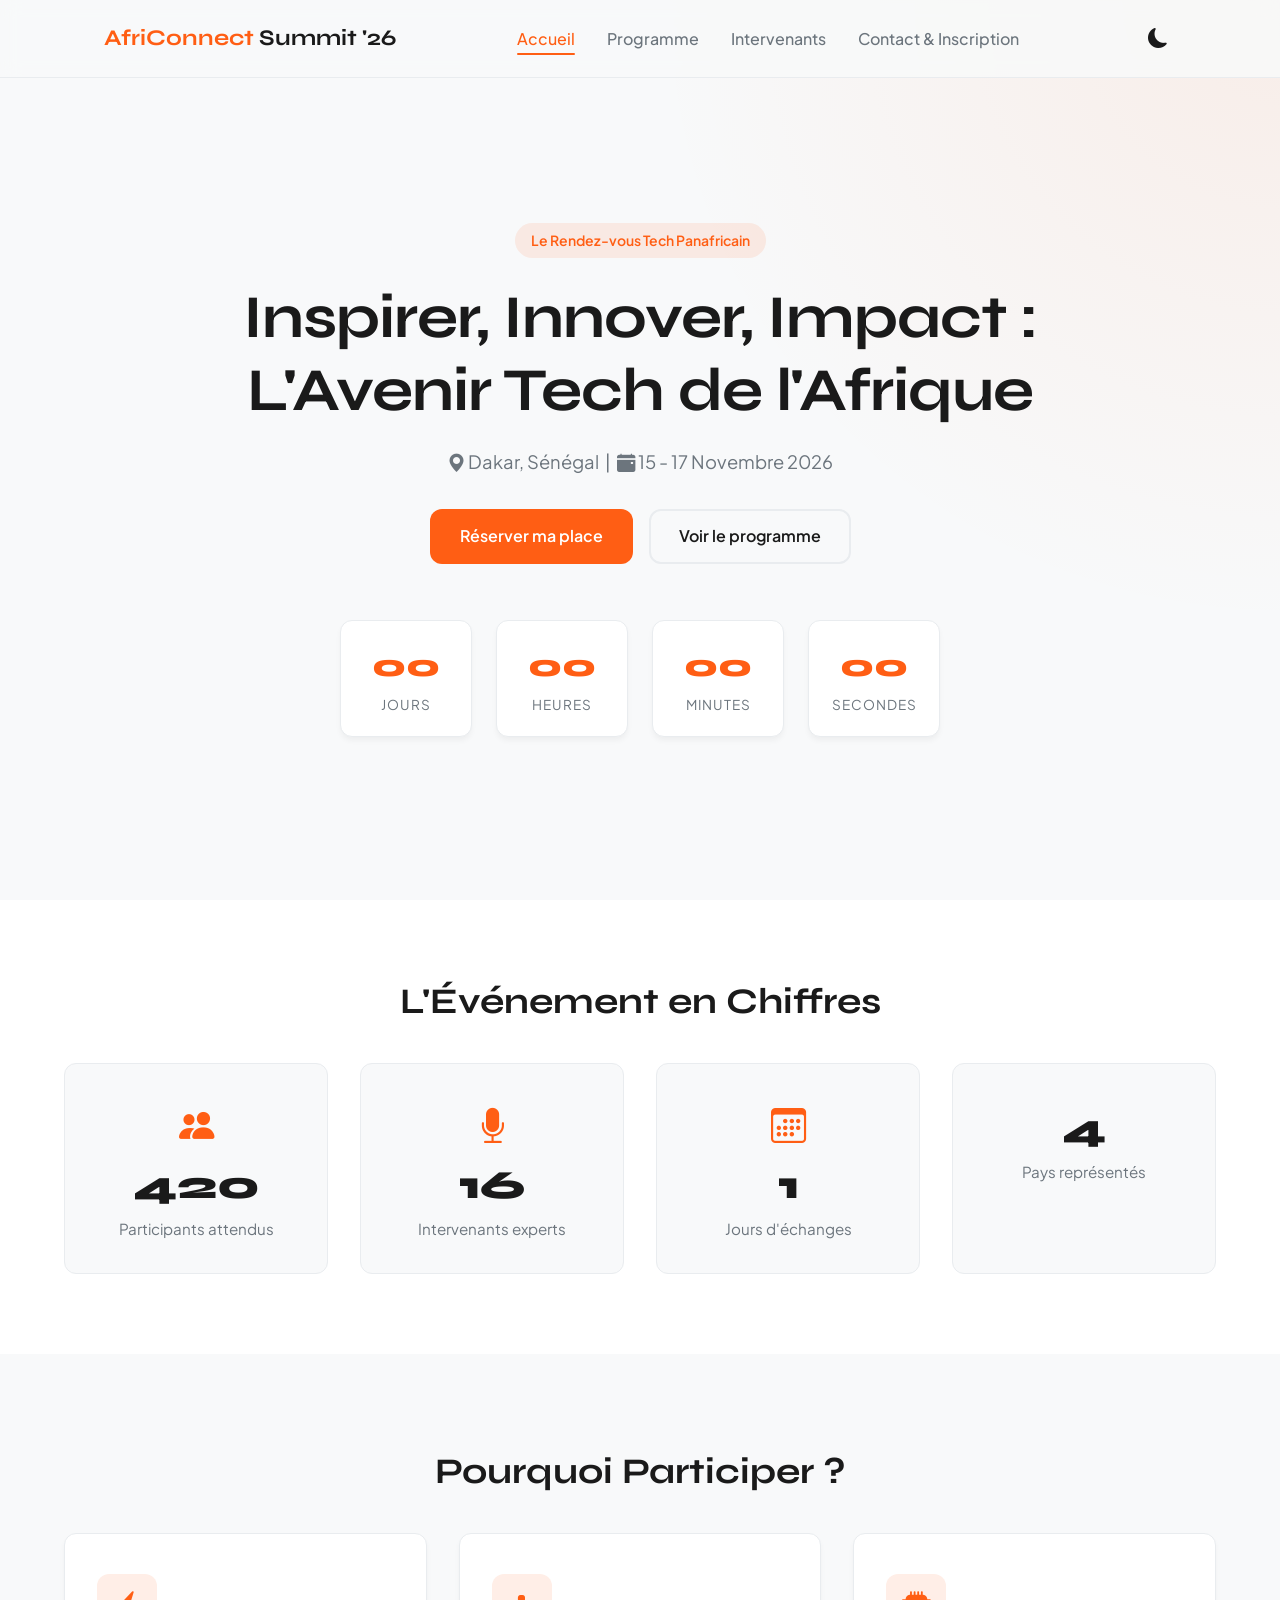
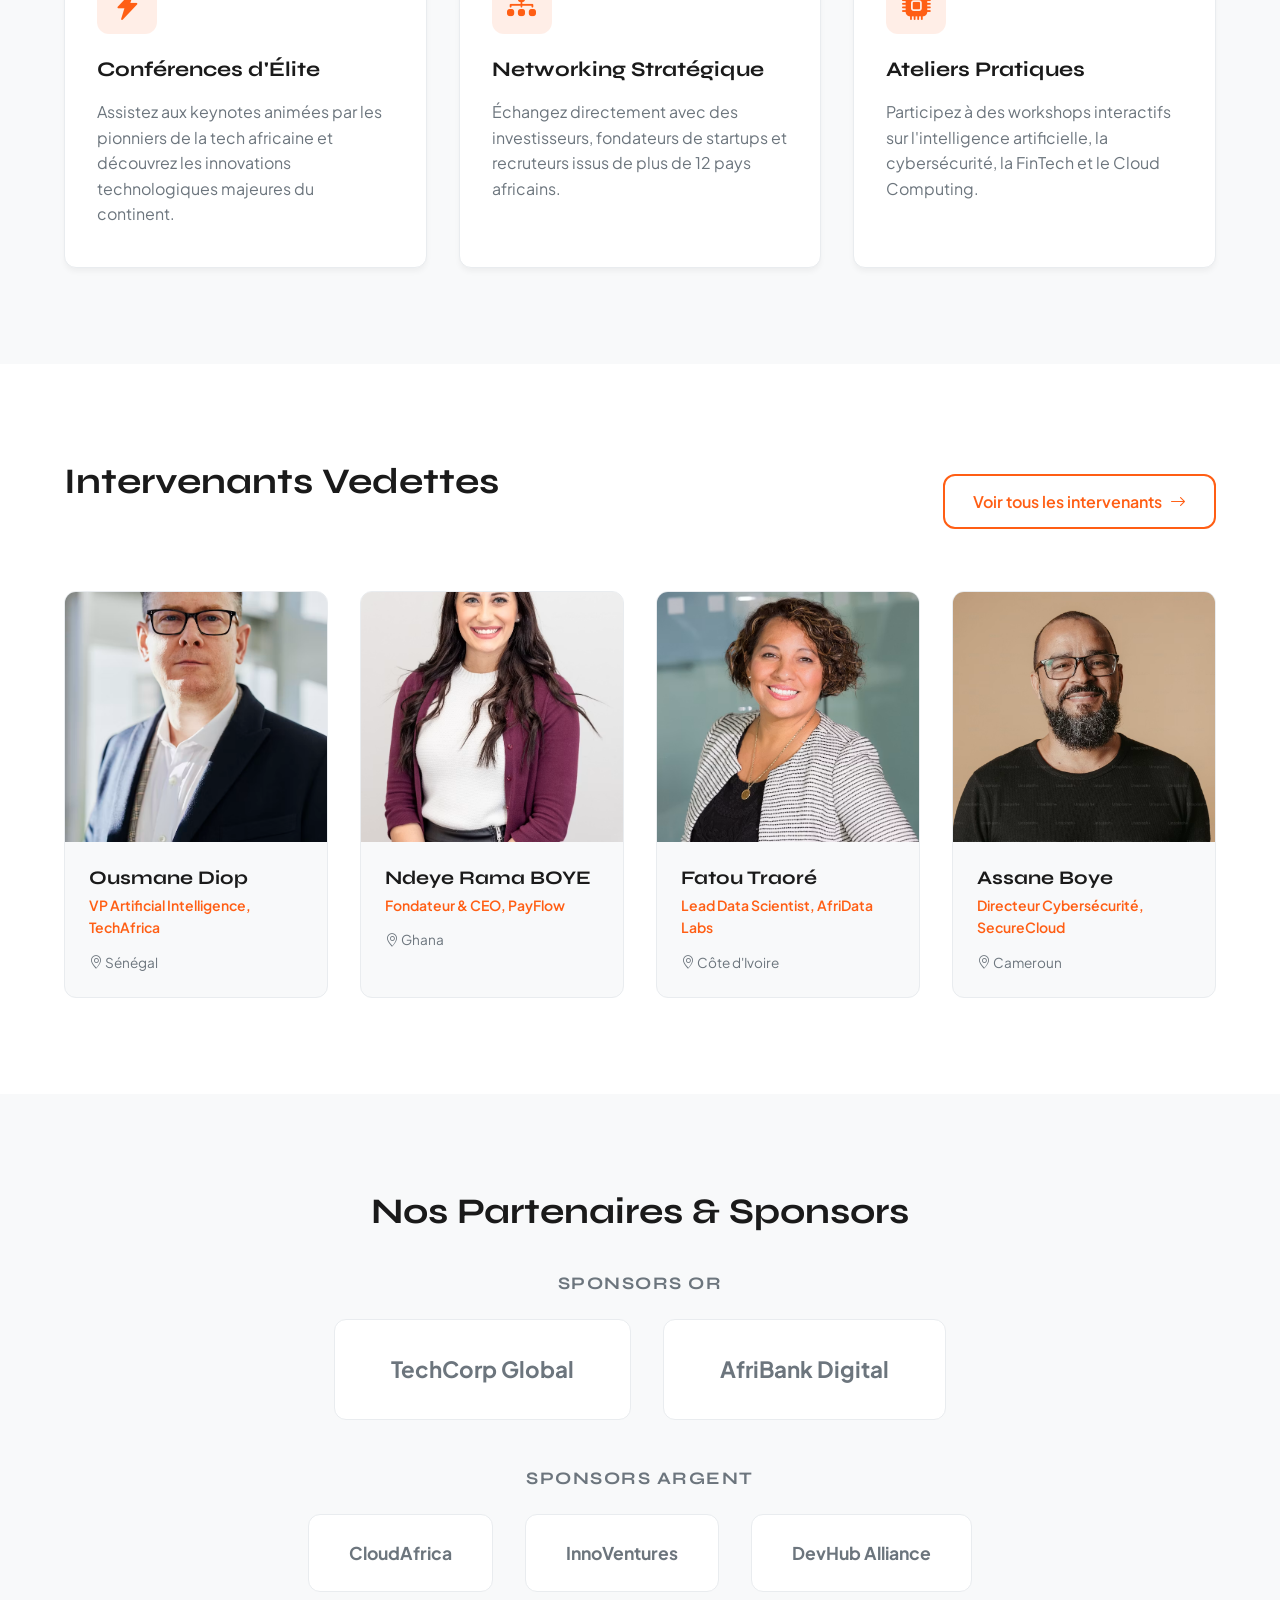
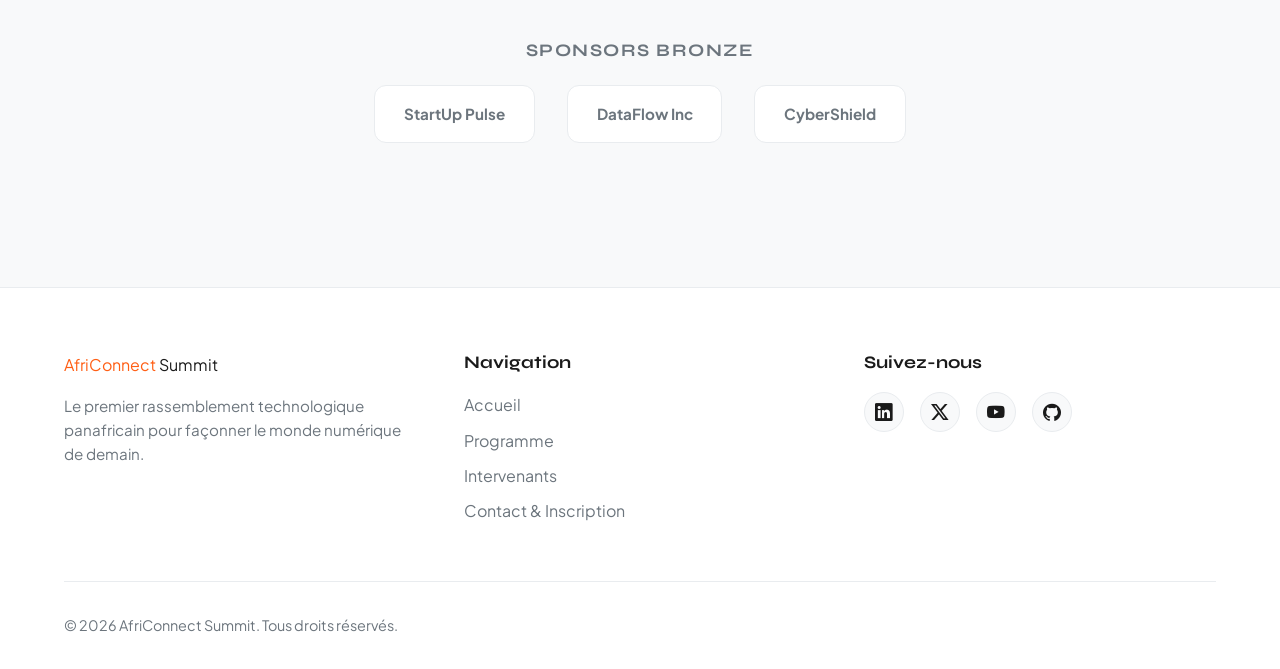
<file: index.html>
<!DOCTYPE html>
<html lang="fr" data-theme="light">
<head>
    <meta charset="UTF-8">
    <meta name="viewport" content="width=device-width, initial-scale=1.0">
    <meta name="description" content="AfriConnect Summit 2026 - Le sommet tech majeur en Afrique francophone réunissant développeurs, entrepreneurs et investisseurs.">
    <title>Accueil | AfriConnect Summit 2026</title>
    
    <!-- Google Fonts -->
    <link rel="preconnect" href="https://fonts.googleapis.com">
    <link rel="preconnect" href="https://fonts.gstatic.com" crossorigin>
    <link href="https://fonts.googleapis.com/css2?family=Plus+Jakarta+Sans:wght@400;500;600;700;800&family=Syne:wght@700;800&display=swap" rel="stylesheet">
    
    <!-- Bootstrap Icons (CDN) -->
    <link rel="stylesheet" href="https://cdn.jsdelivr.net/npm/bootstrap-icons@1.11.3/font/bootstrap-icons.min.css">
    
    <!-- Feuille de style unique -->
    <link rel="stylesheet" href="css/style.css">
</head>
<body>

    <!-- ========================================== -->
    <!-- EN-TÊTE & NAVIGATION                       -->
    <!-- ========================================== -->
    <header class="header">
        <nav class="navbar" aria-label="Navigation principale">
            <a href="index.html" class="logo">
                <span class="logo-accent">AfriConnect</span> Summit '26
            </a>

            <!-- Liens de navigation -->
            <ul class="nav-menu" id="navMenu">
                <li class="nav-item"><a href="index.html" class="nav-link active" aria-current="page">Accueil</a></li>
                <li class="nav-item"><a href="programme.html" class="nav-link">Programme</a></li>
                <li class="nav-item"><a href="intervenants.html" class="nav-link">Intervenants</a></li>
                <li class="nav-item"><a href="contact.html" class="nav-link">Contact & Inscription</a></li>
                <link rel="icon" type="image/png" href="images/favicon.png">
            </ul>

            <!-- Actions Navbar -->
            <div class="nav-actions">
                <!-- Toggle Dark Mode -->
                <button id="themeToggle" class="theme-toggle" aria-label="Basculer entre mode sombre et clair">
                    <i class="bi bi-moon-fill" id="themeIcon"></i>
                </button>

                <!-- Bouton Hamburger (Mobile) -->
                <button class="hamburger" id="hamburger" aria-label="Ouvrir le menu de navigation" aria-expanded="false">
                    <span class="bar"></span>
                    <span class="bar"></span>
                    <span class="bar"></span>
                </button>
            </div>
        </nav>
    </header>

    <!-- ========================================== -->
    <!-- CONTENU PRINCIPAL                          -->
    <!-- ========================================== -->
    <main>

        <!-- SECTION HERO -->
        <section class="hero-section">
            <div class="hero-container">
                <div class="hero-content fade-in">
                    <span class="badge">Le Rendez-vous Tech Panafricain</span>
                    <h1>Inspirer, Innover, Impact : L'Avenir Tech de l'Afrique</h1>
                    <p class="hero-subtitle">
                        <i class="bi bi-geo-alt-fill"></i> Dakar, Sénégal &nbsp;|&nbsp; 
                        <i class="bi bi-calendar-event-fill"></i> 15 - 17 Novembre 2026
                    </p>
                    <div class="hero-buttons">
                        <a href="contact.html" class="btn btn-primary">Réserver ma place</a>
                        <a href="programme.html" class="btn btn-secondary">Voir le programme</a>
                    </div>
                </div>

                <!-- Compte à rebours temps réel -->
                <div class="countdown-container fade-in">
                    <h2 class="sr-only">Compte à rebours avant l'événement</h2>
                    <div class="countdown-grid">
                        <div class="countdown-box">
                            <span id="days" class="countdown-value">00</span>
                            <span class="countdown-label">Jours</span>
                        </div>
                        <div class="countdown-box">
                            <span id="hours" class="countdown-value">00</span>
                            <span class="countdown-label">Heures</span>
                        </div>
                        <div class="countdown-box">
                            <span id="minutes" class="countdown-value">00</span>
                            <span class="countdown-label">Minutes</span>
                        </div>
                        <div class="countdown-box">
                            <span id="seconds" class="countdown-value">00</span>
                            <span class="countdown-label">Secondes</span>
                        </div>
                    </div>
                </div>
            </div>
        </section>

        <!-- SECTION CHIFFRES CLÉS -->
        <section class="stats-section">
            <div class="container">
                <h2 class="section-title text-center">L'Événement en Chiffres</h2>
                <div class="stats-grid">
                    <div class="stat-card">
                        <i class="bi bi-people-fill stat-icon"></i>
                        <span class="stat-number" data-target="1200">0</span>
                        <p class="stat-label">Participants attendus</p>
                    </div>
                    <div class="stat-card">
                        <i class="bi bi-mic-fill stat-icon"></i>
                        <span class="stat-number" data-target="48">0</span>
                        <p class="stat-label">Intervenants experts</p>
                    </div>
                    <div class="stat-card">
                        <i class="bi bi-calendar3 stat-icon"></i>
                        <span class="stat-number" data-target="3">0</span>
                        <p class="stat-label">Jours d'échanges</p>
                    </div>
                    <div class="stat-card">
                        <i class="bi bi-globe-africa-africa stat-icon"></i>
                        <span class="stat-number" data-target="12">0</span>
                        <p class="stat-label">Pays représentés</p>
                    </div>
                </div>
            </div>
        </section>

        <!-- SECTION POURQUOI PARTICIPER -->
        <section class="features-section">
            <div class="container">
                <h2 class="section-title text-center">Pourquoi Participer ?</h2>
                <div class="features-flex">
                    <article class="feature-card fade-in-scroll">
                        <div class="feature-icon"><i class="bi bi-lightning-charge-fill"></i></div>
                        <h3>Conférences d'Élite</h3>
                        <p>Assistez aux keynotes animées par les pionniers de la tech africaine et découvrez les innovations technologiques majeures du continent.</p>
                    </article>
                    <article class="feature-card fade-in-scroll">
                        <div class="feature-icon"><i class="bi bi-diagram-3-fill"></i></div>
                        <h3>Networking Stratégique</h3>
                        <p>Échangez directement avec des investisseurs, fondateurs de startups et recruteurs issus de plus de 12 pays africains.</p>
                    </article>
                    <article class="feature-card fade-in-scroll">
                        <div class="feature-icon"><i class="bi bi-cpu-fill"></i></div>
                        <h3>Ateliers Pratiques</h3>
                        <p>Participez à des workshops interactifs sur l'intelligence artificielle, la cybersécurité, la FinTech et le Cloud Computing.</p>
                    </article>
                </div>
            </div>
        </section>

        <!-- SECTION INTERVENANTS VEDETTES -->
        <section class="speakers-section">
            <div class="container">
                <div class="section-header">
                    <h2 class="section-title">Intervenants Vedettes</h2>
                    <a href="intervenants.html" class="btn btn-outline">Voir tous les intervenants <i class="bi bi-arrow-right"></i></a>
                </div>
                <div class="speakers-grid">
                    <article class="speaker-card">
                        <div class="speaker-img-wrapper">
                            <img src="images/speaker1.jpg" alt="Photo de Ousmane Diop" class="speaker-img" loading="lazy">
                        </div>
                        <div class="speaker-info">
                            <h3 class="speaker-name">Ousmane Diop</h3>
                            <p class="speaker-role">VP Artificial Intelligence, TechAfrica</p>
                            <p class="speaker-country"><i class="bi bi-geo-alt"></i> Sénégal</p>
                        </div>
                    </article>

                    <article class="speaker-card">
                        <div class="speaker-img-wrapper">
                            <img src="images/speaker2.jpg" alt="Photo de Ndeye Rama BOYE" class="speaker-img" loading="lazy">
                        </div>
                        <div class="speaker-info">
                            <h3 class="speaker-name">Ndeye Rama BOYE</h3>
                            <p class="speaker-role">Fondateur & CEO, PayFlow</p>
                            <p class="speaker-country"><i class="bi bi-geo-alt"></i> Ghana</p>
                        </div>
                    </article>

                    <article class="speaker-card">
                        <div class="speaker-img-wrapper">
                            <img src="images/speaker3.jpg" alt="Photo de Fatou Traoré" class="speaker-img" loading="lazy">
                        </div>
                        <div class="speaker-info">
                            <h3 class="speaker-name">Fatou Traoré</h3>
                            <p class="speaker-role">Lead Data Scientist, AfriData Labs</p>
                            <p class="speaker-country"><i class="bi bi-geo-alt"></i> Côte d'Ivoire</p>
                        </div>
                    </article>

                    <article class="speaker-card">
                        <div class="speaker-img-wrapper">
                            <img src="images/speaker4.jpg" alt="Photo de Assane Boye" class="speaker-img" loading="lazy">
                        </div>
                        <div class="speaker-info">
                            <h3 class="speaker-name"> Assane Boye</h3>
                            <p class="speaker-role">Directeur Cybersécurité, SecureCloud</p>
                            <p class="speaker-country"><i class="bi bi-geo-alt"></i> Cameroun</p>
                        </div>
                    </article>
                </div>
            </div>
        </section>

        <!-- SECTION SPONSORS -->
        <section class="sponsors-section">
            <div class="container text-center">
                <h2 class="section-title">Nos Partenaires & Sponsors</h2>
                
                <!-- Niveau Or -->
                <div class="sponsor-tier sponsor-gold">
                    <h3 class="tier-title">Sponsors Or</h3>
                    <div class="sponsors-flex">
                        <div class="sponsor-logo">TechCorp Global</div>
                        <div class="sponsor-logo">AfriBank Digital</div>
                    </div>
                </div>

                <!-- Niveau Argent -->
                <div class="sponsor-tier sponsor-silver">
                    <h3 class="tier-title">Sponsors Argent</h3>
                    <div class="sponsors-flex">
                        <div class="sponsor-logo">CloudAfrica</div>
                        <div class="sponsor-logo">InnoVentures</div>
                        <div class="sponsor-logo">DevHub Alliance</div>
                    </div>
                </div>

                <!-- Niveau Bronze -->
                <div class="sponsor-tier sponsor-bronze">
                    <h3 class="tier-title">Sponsors Bronze</h3>
                    <div class="sponsors-flex">
                        <div class="sponsor-logo">StartUp Pulse</div>
                        <div class="sponsor-logo">DataFlow Inc</div>
                        <div class="sponsor-logo">CyberShield</div>
                    </div>
                </div>
            </div>
        </section>

    </main>

    <!-- ========================================== -->
    <!-- PIED DE PAGE (FOOTER)                     -->
    <!-- ========================================== -->
    <footer class="footer">
        <div class="container">
            <div class="footer-flex">
                <!-- Colonne 1 : À propos -->
                <div class="footer-col">
                    <span class="logo-accent">AfriConnect</span> Summit
                    <p class="footer-desc">Le premier rassemblement technologique panafricain pour façonner le monde numérique de demain.</p>
                </div>

                <!-- Colonne 2 : Liens rapides -->
                <div class="footer-col">
                    <h4 class="footer-heading">Navigation</h4>
                    <ul class="footer-links">
                        <li><a href="index.html">Accueil</a></li>
                        <li><a href="programme.html">Programme</a></li>
                        <li><a href="intervenants.html">Intervenants</a></li>
                        <li><a href="contact.html">Contact & Inscription</a></li>
                    </ul>
                </div>

                <!-- Colonne 3 : Réseaux & Contact -->
                <div class="footer-col">
                    <h4 class="footer-heading">Suivez-nous</h4>
                    <div class="social-links">
                        <a href="https://linkedin.com" target="_blank" rel="noopener noreferrer" aria-label="Suivez-nous sur LinkedIn"><i class="bi bi-linkedin"></i></a>
                        <a href="https://twitter.com" target="_blank" rel="noopener noreferrer" aria-label="Suivez-nous sur Twitter"><i class="bi bi-twitter-x"></i></a>
                        <a href="https://youtube.com" target="_blank" rel="noopener noreferrer" aria-label="Suivez-nous sur YouTube"><i class="bi bi-youtube"></i></a>
                        <a href="https://github.com" target="_blank" rel="noopener noreferrer" aria-label="Suivez-nous sur GitHub"><i class="bi bi-github"></i></a>
                    </div>
                </div>
            </div>

            <div class="footer-bottom">
                <p>&copy; <span id="currentYear"></span> AfriConnect Summit. Tous droits réservés.</p>
                <button id="scrollTopBtn" class="scroll-top-btn" aria-label="Retourner en haut de la page">
                    <i class="bi bi-arrow-up"></i>
                </button>
            </div>
        </div>
    </footer>

    <!-- Fichier JavaScript Vanilla -->
    <script src="js/main.js"></script>
</body>
</html>
</file>
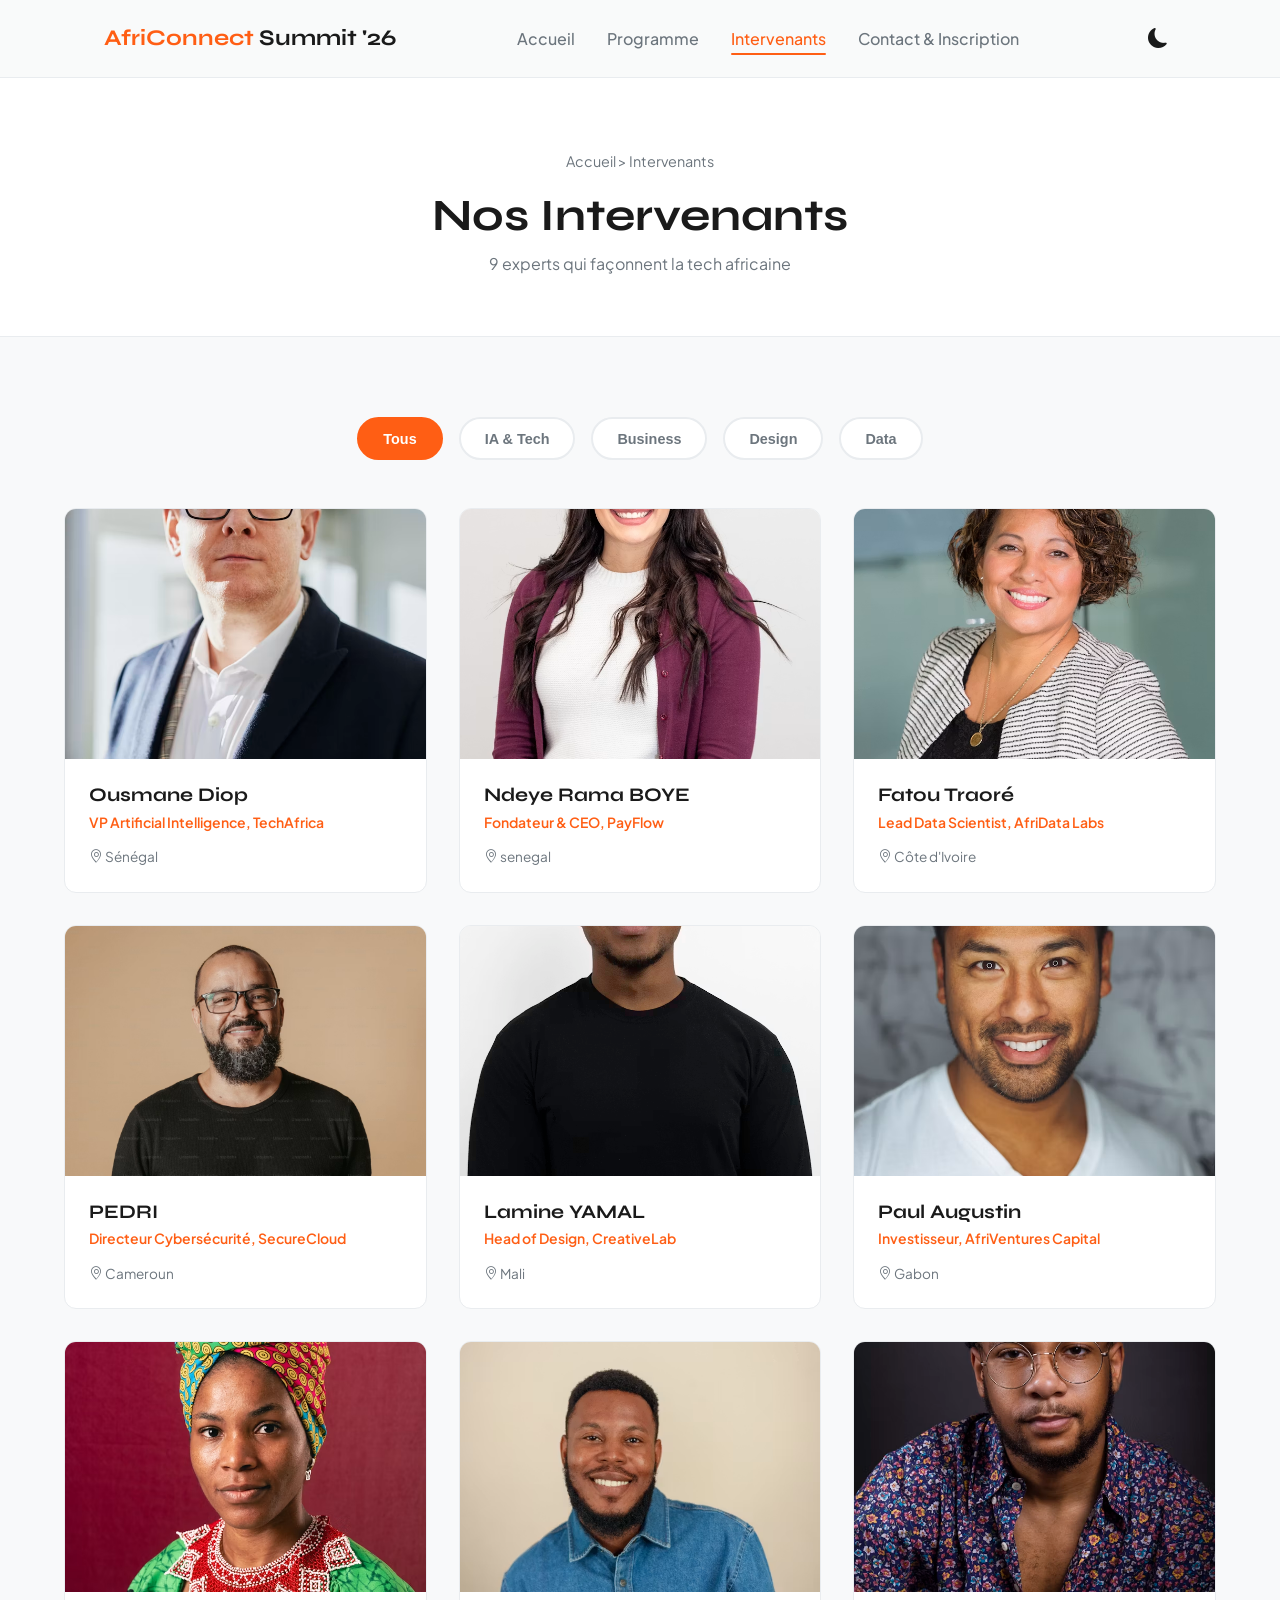
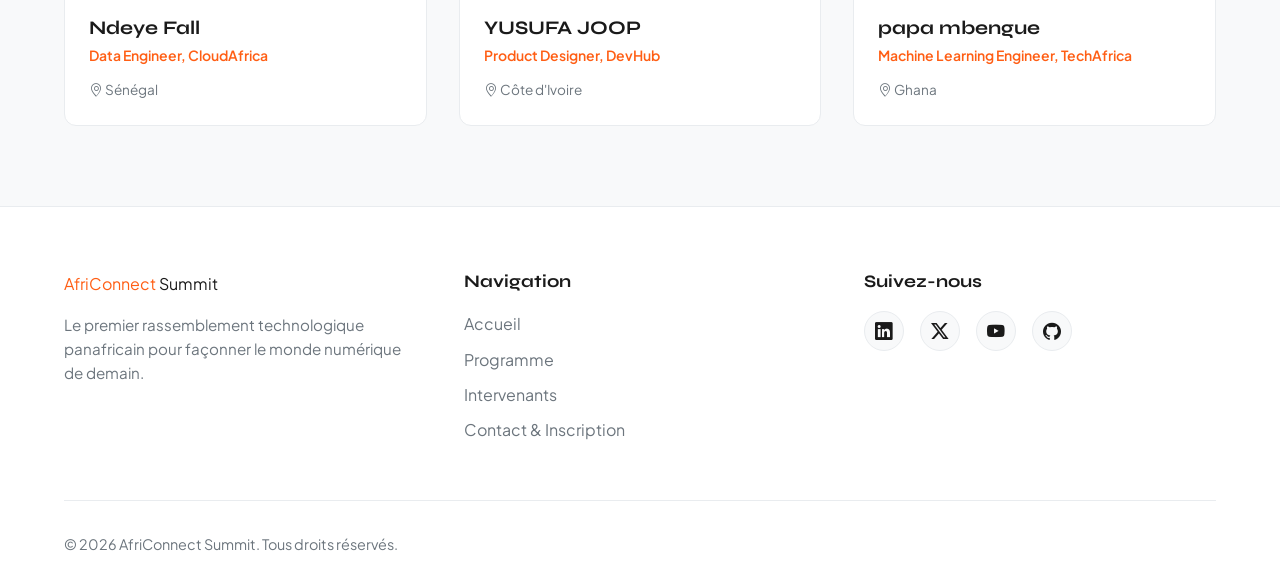
<file: intervenants.html>
<!DOCTYPE html>
<html lang="fr" data-theme="light">
<head>
    <meta charset="UTF-8">
    <meta name="viewport" content="width=device-width, initial-scale=1.0">
    <meta name="description" content="Découvrez les 9 intervenants experts de l'AfriConnect Summit 2026.">
    <title>Intervenants | AfriConnect Summit 2026</title>

    <link rel="preconnect" href="https://fonts.googleapis.com">
    <link rel="preconnect" href="https://fonts.gstatic.com" crossorigin>
    <link href="https://fonts.googleapis.com/css2?family=Plus+Jakarta+Sans:wght@400;500;600;700;800&family=Syne:wght@700;800&display=swap" rel="stylesheet">
    <link rel="stylesheet" href="https://cdn.jsdelivr.net/npm/bootstrap-icons@1.11.3/font/bootstrap-icons.min.css">
    <link rel="stylesheet" href="css/style.css">
    <link rel="icon" type="image/png" href="images/favicon.png">
</head>
<body>

    <header class="header">
        <nav class="navbar" aria-label="Navigation principale">
            <a href="index.html" class="logo">
                <span class="logo-accent">AfriConnect</span> Summit '26
            </a>
            <ul class="nav-menu" id="navMenu">
                <li class="nav-item"><a href="index.html" class="nav-link">Accueil</a></li>
                <li class="nav-item"><a href="programme.html" class="nav-link">Programme</a></li>
                <li class="nav-item"><a href="intervenants.html" class="nav-link active" aria-current="page">Intervenants</a></li>
                <li class="nav-item"><a href="contact.html" class="nav-link">Contact & Inscription</a></li>
            </ul>
            <div class="nav-actions">
                <button id="themeToggle" class="theme-toggle" aria-label="Basculer entre mode sombre et clair">
                    <i class="bi bi-moon-fill" id="themeIcon"></i>
                </button>
                <button class="hamburger" id="hamburger" aria-label="Ouvrir le menu de navigation" aria-expanded="false">
                    <span class="bar"></span>
                    <span class="bar"></span>
                    <span class="bar"></span>
                </button>
            </div>
        </nav>
    </header>

    <main>
        <!-- ===== HERO INTERNE ===== -->
        <section class="page-hero">
            <div class="container">
                <nav aria-label="Fil d'Ariane" class="breadcrumb">
                    <a href="index.html">Accueil</a> <span>&gt;</span> <span>Intervenants</span>
                </nav>
                <h1>Nos Intervenants</h1>
                <p>9 experts qui façonnent la tech africaine</p>
            </div>
        </section>

        <!-- ===== FILTRAGE + GRILLE ===== -->
        <section class="speakers-page-section">
            <div class="container">
                <h2 class="sr-only">Liste des intervenants</h2>
                <!-- Boutons de filtre -->
                <div class="filters-nav">
                    <button class="filter-btn active" data-filter="all">Tous</button>
                    <button class="filter-btn" data-filter="ia">IA & Tech</button>
                    <button class="filter-btn" data-filter="business">Business</button>
                    <button class="filter-btn" data-filter="design">Design</button>
                    <button class="filter-btn" data-filter="data">Data</button>
                </div>

                <!-- Grille des 9 intervenants -->
                <div class="speakers-page-grid">

                    <article class="speaker-card-item" data-category="ia">
                        <div class="speaker-img-wrapper">
                            <img src="images/speaker1.jpg" alt="Photo de Ousmane Diop" class="speaker-img" loading="lazy">
                        </div>
                        <div class="speaker-info">
                            <h3 class="speaker-name">Ousmane Diop</h3>
                            <p class="speaker-role">VP Artificial Intelligence, TechAfrica</p>
                            <p class="speaker-country"><i class="bi bi-geo-alt"></i> Sénégal</p>
                        </div>
                    </article>

                    <article class="speaker-card-item" data-category="business">
                        <div class="speaker-img-wrapper">
                            <img src="images/speaker2.jpg" alt="Photo de Ndeye Rama BOYE" class="speaker-img" loading="lazy">
                        </div>
                        <div class="speaker-info">
                            <h3 class="speaker-name">Ndeye Rama BOYE </h3>
                            <p class="speaker-role">Fondateur & CEO, PayFlow</p>
                            <p class="speaker-country"><i class="bi bi-geo-alt"></i> senegal</p>
                        </div>
                    </article>

                    <article class="speaker-card-item" data-category="data">
                        <div class="speaker-img-wrapper">
                            <img src="images/speaker3.jpg" alt="Photo de Fatou Traoré" class="speaker-img" loading="lazy">
                        </div>
                        <div class="speaker-info">
                            <h3 class="speaker-name">Fatou Traoré</h3>
                            <p class="speaker-role">Lead Data Scientist, AfriData Labs</p>
                            <p class="speaker-country"><i class="bi bi-geo-alt"></i> Côte d'Ivoire</p>
                        </div>
                    </article>

                    <article class="speaker-card-item" data-category="ia">
                        <div class="speaker-img-wrapper">
                            <img src="images/speaker4.jpg" alt="Photo de Marc Ndombé" class="speaker-img" loading="lazy">
                        </div>
                        <div class="speaker-info">
                            <h3 class="speaker-name">PEDRI</h3>
                            <p class="speaker-role">Directeur Cybersécurité, SecureCloud</p>
                            <p class="speaker-country"><i class="bi bi-geo-alt"></i> Cameroun</p>
                        </div>
                    </article>

                    <article class="speaker-card-item" data-category="design">
                        <div class="speaker-img-wrapper">
                            <img src="images/speaker5.jpg" alt="Photo de Lamine YAMAL" class="speaker-img" loading="lazy">
                        </div>
                        <div class="speaker-info">
                            <h3 class="speaker-name">Lamine YAMAL</h3>
                            <p class="speaker-role">Head of Design, CreativeLab</p>
                            <p class="speaker-country"><i class="bi bi-geo-alt"></i> Mali</p>
                        </div>
                    </article>

                    <article class="speaker-card-item" data-category="business">
                        <div class="speaker-img-wrapper">
                            <img src="images/speaker6.jpg" alt="Photo de Paul Augustin" class="speaker-img" loading="lazy">
                        </div>
                        <div class="speaker-info">
                            <h3 class="speaker-name">Paul Augustin </h3>
                            <p class="speaker-role">Investisseur, AfriVentures Capital</p>
                            <p class="speaker-country"><i class="bi bi-geo-alt"></i> Gabon</p>
                        </div>
                    </article>

                    <article class="speaker-card-item" data-category="data">
                        <div class="speaker-img-wrapper">
                            <img src="images/speaker7.jpg" alt="Photo de Ndeye Fall" class="speaker-img" loading="lazy">
                        </div>
                        <div class="speaker-info">
                            <h3 class="speaker-name">Ndeye Fall</h3>
                            <p class="speaker-role">Data Engineer, CloudAfrica</p>
                            <p class="speaker-country"><i class="bi bi-geo-alt"></i> Sénégal</p>
                        </div>
                    </article>

                    <article class="speaker-card-item" data-category="design">
                        <div class="speaker-img-wrapper">
                            <img src="images/speaker8.jpg" alt="Photo deYUSUFA JOOP" class="speaker-img" loading="lazy">
                        </div>
                        <div class="speaker-info">
                            <h3 class="speaker-name">YUSUFA JOOP</h3>
                            <p class="speaker-role">Product Designer, DevHub</p>
                            <p class="speaker-country"><i class="bi bi-geo-alt"></i> Côte d'Ivoire</p>
                        </div>
                    </article>

                    <article class="speaker-card-item" data-category="ia">
                        <div class="speaker-img-wrapper">
                            <img src="images/speaker9.jpg" alt="Photo de papa mbengue" class="speaker-img" loading="lazy">
                        </div>
                        <div class="speaker-info">
                            <h3 class="speaker-name">papa mbengue</h3>
                            <p class="speaker-role">Machine Learning Engineer, TechAfrica</p>
                            <p class="speaker-country"><i class="bi bi-geo-alt"></i> Ghana</p>
                        </div>
                    </article>

                </div>
            </div>
        </section>
    </main>

    <footer class="footer">
        <div class="container">
            <div class="footer-flex">
                <div class="footer-col">
                    <span class="logo-accent">AfriConnect</span> Summit
                    <p class="footer-desc">Le premier rassemblement technologique panafricain pour façonner le monde numérique de demain.</p>
                </div>
                <div class="footer-col">
                    <h4 class="footer-heading">Navigation</h4>
                    <ul class="footer-links">
                        <li><a href="index.html">Accueil</a></li>
                        <li><a href="programme.html">Programme</a></li>
                        <li><a href="intervenants.html">Intervenants</a></li>
                        <li><a href="contact.html">Contact & Inscription</a></li>
                    </ul>
                </div>
                <div class="footer-col">
                    <h4 class="footer-heading">Suivez-nous</h4>
                    <div class="social-links">
                        <a href="https://linkedin.com" target="_blank" rel="noopener noreferrer" aria-label="LinkedIn"><i class="bi bi-linkedin"></i></a>
                        <a href="https://twitter.com" target="_blank" rel="noopener noreferrer" aria-label="Twitter"><i class="bi bi-twitter-x"></i></a>
                        <a href="https://youtube.com" target="_blank" rel="noopener noreferrer" aria-label="YouTube"><i class="bi bi-youtube"></i></a>
                        <a href="https://github.com" target="_blank" rel="noopener noreferrer" aria-label="GitHub"><i class="bi bi-github"></i></a>
                    </div>
                </div>
            </div>
            <div class="footer-bottom">
                <p>&copy; <span id="currentYear"></span> AfriConnect Summit. Tous droits réservés.</p>
                <button id="scrollTopBtn" class="scroll-top-btn" aria-label="Retourner en haut de la page">
                    <i class="bi bi-arrow-up"></i>
                </button>
            </div>
        </div>
    </footer>

    <script src="js/main.js"></script>
</body>
</html>
</file>
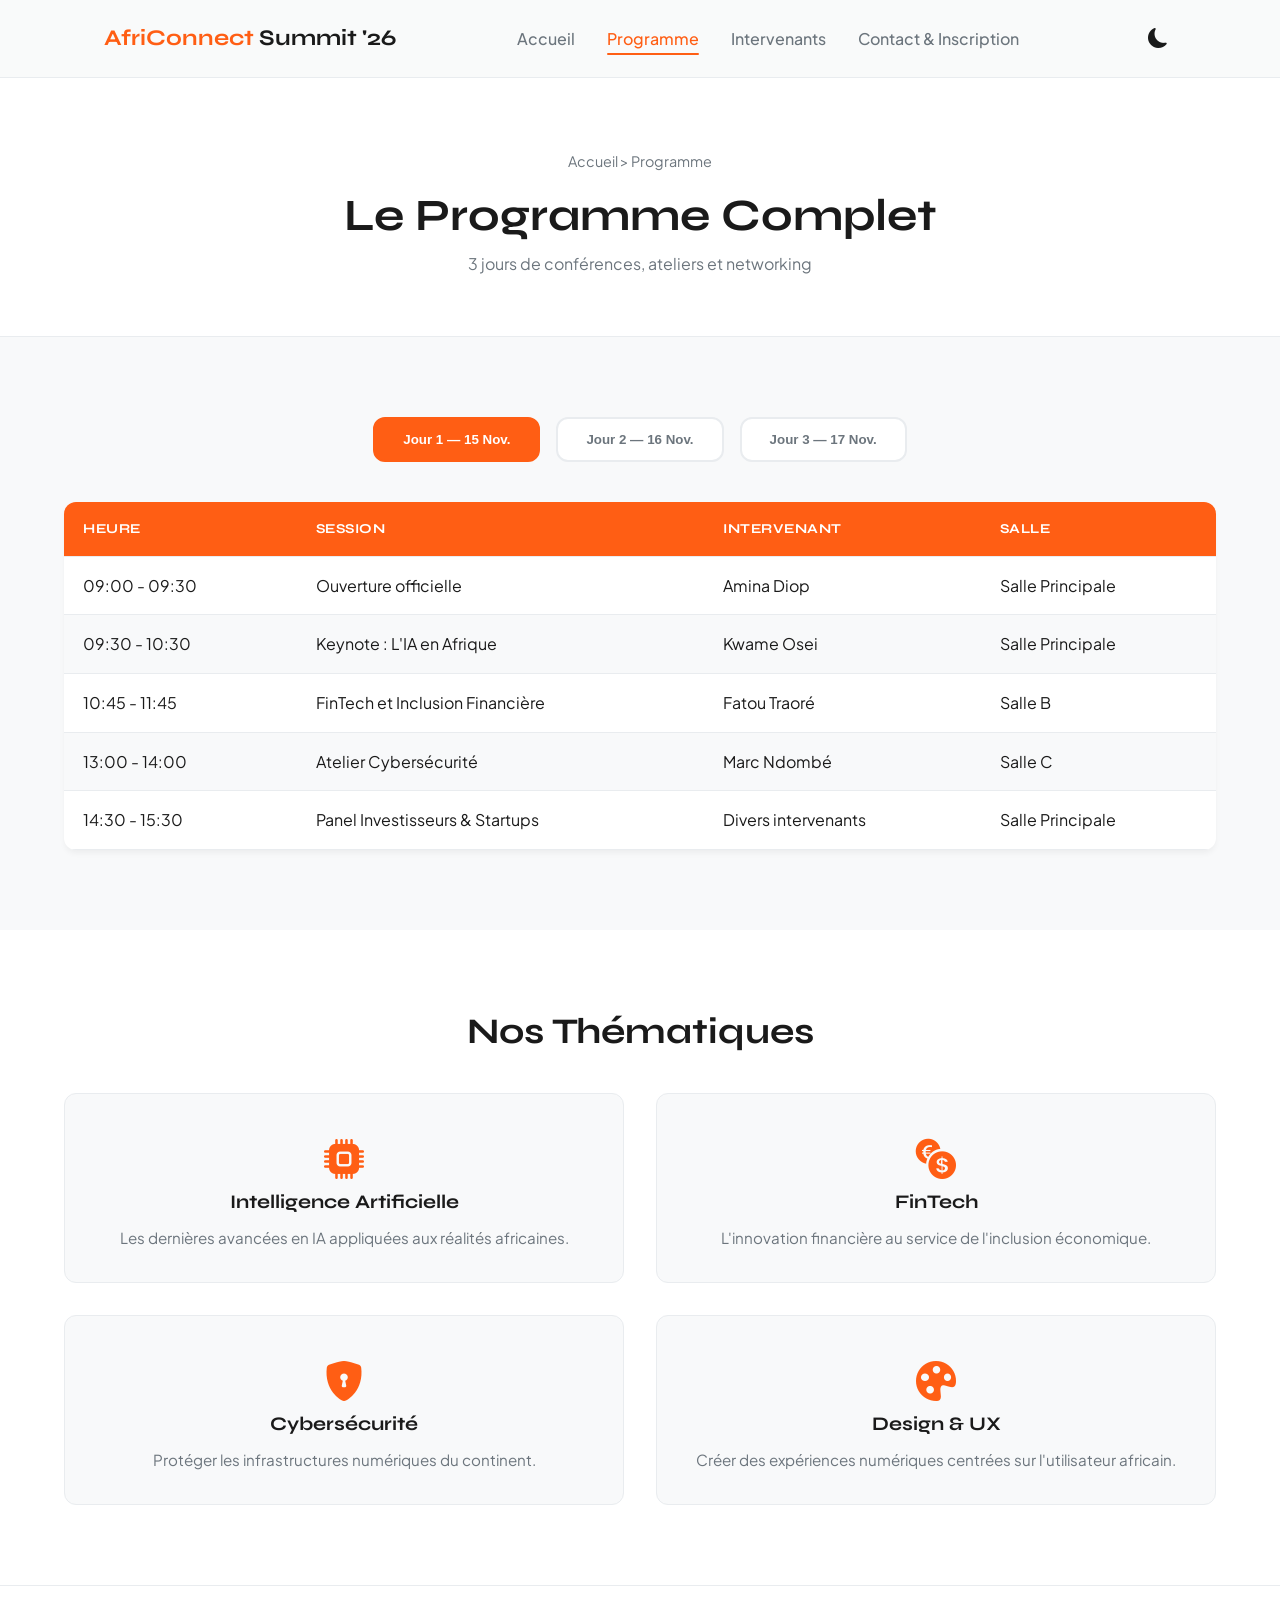
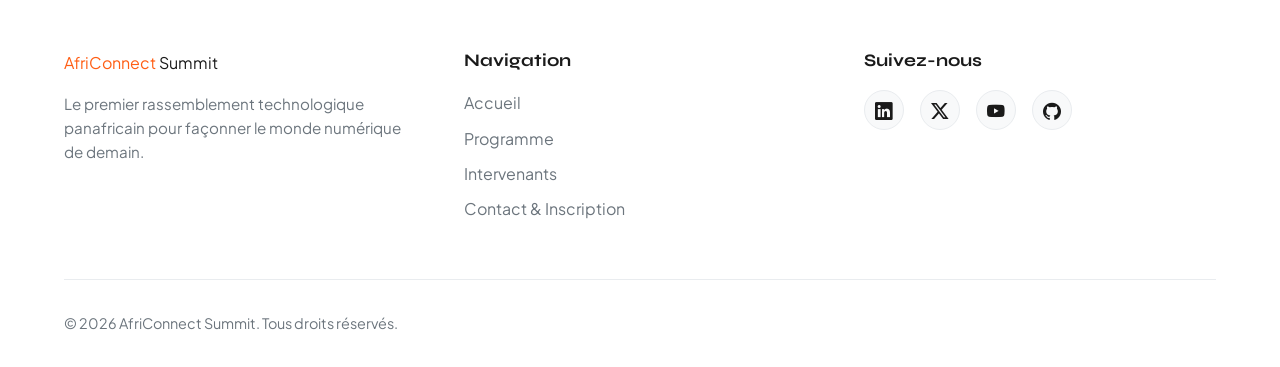
<file: programme.html>
<!DOCTYPE html>
<html lang="fr" data-theme="light">
<head>
    <meta charset="UTF-8">
    <meta name="viewport" content="width=device-width, initial-scale=1.0">
    <meta name="description" content="Programme complet de l'AfriConnect Summit 2026 sur 3 jours.">
    <title>Programme | AfriConnect Summit 2026</title>

    <link rel="preconnect" href="https://fonts.googleapis.com">
    <link rel="preconnect" href="https://fonts.gstatic.com" crossorigin>
    <link href="https://fonts.googleapis.com/css2?family=Plus+Jakarta+Sans:wght@400;500;600;700;800&family=Syne:wght@700;800&display=swap" rel="stylesheet">
    <link rel="stylesheet" href="https://cdn.jsdelivr.net/npm/bootstrap-icons@1.11.3/font/bootstrap-icons.min.css">
    <link rel="stylesheet" href="css/style.css">
</head>
<body>

    <!-- ===== NAVBAR (identique à index.html, avec "Programme" actif) ===== -->
    <header class="header">
        <nav class="navbar" aria-label="Navigation principale">
            <a href="index.html" class="logo">
                <span class="logo-accent">AfriConnect</span> Summit '26
            </a>
            <ul class="nav-menu" id="navMenu">
                <li class="nav-item"><a href="index.html" class="nav-link">Accueil</a></li>
                <li class="nav-item"><a href="programme.html" class="nav-link active" aria-current="page">Programme</a></li>
                <li class="nav-item"><a href="intervenants.html" class="nav-link">Intervenants</a></li>
                <li class="nav-item"><a href="contact.html" class="nav-link">Contact & Inscription</a></li>
                <link rel="icon" type="image/png" href="images/favicon.png">
            </ul>
            <div class="nav-actions">
                <button id="themeToggle" class="theme-toggle" aria-label="Basculer entre mode sombre et clair">
                    <i class="bi bi-moon-fill" id="themeIcon"></i>
                </button>
                <button class="hamburger" id="hamburger" aria-label="Ouvrir le menu de navigation" aria-expanded="false">
                    <span class="bar"></span>
                    <span class="bar"></span>
                    <span class="bar"></span>
                </button>
            </div>
        </nav>
    </header>

    <main>
        <!-- ===== HERO INTERNE ===== -->
        <section class="page-hero">
            <div class="container">
                <nav aria-label="Fil d'Ariane" class="breadcrumb">
                    <a href="index.html">Accueil</a> <span>&gt;</span> <span>Programme</span>
                </nav>
                <h1>Le Programme Complet</h1>
                <p>3 jours de conférences, ateliers et networking</p>
            </div>
        </section>

        <!-- ===== ONGLETS DES 3 JOURS ===== -->
        <section class="schedule-section">
            <div class="container">
                <h2 class="sr-only">Planning des sessions</h2>
                <div class="tabs-nav">
                    <button class="tab-btn active" data-day="day1">Jour 1 — 15 Nov.</button>
                    <button class="tab-btn" data-day="day2">Jour 2 — 16 Nov.</button>
                    <button class="tab-btn" data-day="day3">Jour 3 — 17 Nov.</button>
                </div>

                <!-- Contenu Jour 1 -->
                <div class="tab-content active" id="day1">
                    <table class="schedule-table">
                        <thead>
                            <tr>
                                <th>Heure</th>
                                <th>Session</th>
                                <th>Intervenant</th>
                                <th>Salle</th>
                            </tr>
                        </thead>
                        <tbody>
                            <tr>
                                <td>09:00 - 09:30</td>
                                <td>Ouverture officielle</td>
                                <td>Amina Diop</td>
                                <td>Salle Principale</td>
                            </tr>
                            <tr>
                                <td>09:30 - 10:30</td>
                                <td>Keynote : L'IA en Afrique</td>
                                <td>Kwame Osei</td>
                                <td>Salle Principale</td>
                            </tr>
                            <tr>
                                <td>10:45 - 11:45</td>
                                <td>FinTech et Inclusion Financière</td>
                                <td>Fatou Traoré</td>
                                <td>Salle B</td>
                            </tr>
                            <tr>
                                <td>13:00 - 14:00</td>
                                <td>Atelier Cybersécurité</td>
                                <td>Marc Ndombé</td>
                                <td>Salle C</td>
                            </tr>
                            <tr>
                                <td>14:30 - 15:30</td>
                                <td>Panel Investisseurs & Startups</td>
                                <td>Divers intervenants</td>
                                <td>Salle Principale</td>
                            </tr>
                        </tbody>
                    </table>
                </div>

                <!-- Contenu Jour 2 -->
                <div class="tab-content" id="day2">
                    <table class="schedule-table">
                        <thead>
                            <tr><th>Heure</th><th>Session</th><th>Intervenant</th><th>Salle</th></tr>
                        </thead>
                        <tbody>
                            <tr><td>09:00 - 10:00</td><td>Cloud Computing en Afrique</td><td>Amina Diop</td><td>Salle Principale</td></tr>
                            <tr><td>10:15 - 11:15</td><td>Data Science Appliquée</td><td>Fatou Traoré</td><td>Salle B</td></tr>
                            <tr><td>11:30 - 12:30</td><td>Startups à Impact</td><td>Kwame Osei</td><td>Salle C</td></tr>
                            <tr><td>14:00 - 15:00</td><td>Atelier Blockchain</td><td>Marc Ndombé</td><td>Salle B</td></tr>
                            <tr><td>15:15 - 16:15</td><td>Networking Session</td><td>Tous les intervenants</td><td>Hall Principal</td></tr>
                        </tbody>
                    </table>
                </div>

                <!-- Contenu Jour 3 -->
                <div class="tab-content" id="day3">
                    <table class="schedule-table">
                        <thead>
                            <tr><th>Heure</th><th>Session</th><th>Intervenant</th><th>Salle</th></tr>
                        </thead>
                        <tbody>
                            <tr><td>09:00 - 10:00</td><td>L'Avenir du Design UX/UI</td><td>Fatou Traoré</td><td>Salle B</td></tr>
                            <tr><td>10:15 - 11:15</td><td>Levée de Fonds en Afrique</td><td>Kwame Osei</td><td>Salle Principale</td></tr>
                            <tr><td>11:30 - 12:30</td><td>Atelier IA Générative</td><td>Amina Diop</td><td>Salle C</td></tr>
                            <tr><td>14:00 - 15:00</td><td>Sécurité des Données Mobiles</td><td>Marc Ndombé</td><td>Salle B</td></tr>
                            <tr><td>15:30 - 16:30</td><td>Clôture & Remise de Prix</td><td>Comité d'organisation</td><td>Salle Principale</td></tr>
                        </tbody>
                    </table>
                </div>
            </div>
        </section>

        <!-- ===== SECTION THÉMATIQUES ===== -->
        <section class="themes-section">
            <div class="container">
                <h2 class="section-title text-center">Nos Thématiques</h2>
                <div class="themes-grid">
                    <article class="theme-card fade-in-scroll">
                        <i class="bi bi-cpu-fill theme-icon"></i>
                        <h3>Intelligence Artificielle</h3>
                        <p>Les dernières avancées en IA appliquées aux réalités africaines.</p>
                    </article>
                    <article class="theme-card fade-in-scroll">
                        <i class="bi bi-currency-exchange theme-icon"></i>
                        <h3>FinTech</h3>
                        <p>L'innovation financière au service de l'inclusion économique.</p>
                    </article>
                    <article class="theme-card fade-in-scroll">
                        <i class="bi bi-shield-lock-fill theme-icon"></i>
                        <h3>Cybersécurité</h3>
                        <p>Protéger les infrastructures numériques du continent.</p>
                    </article>
                    <article class="theme-card fade-in-scroll">
                        <i class="bi bi-palette-fill theme-icon"></i>
                        <h3>Design & UX</h3>
                        <p>Créer des expériences numériques centrées sur l'utilisateur africain.</p>
                    </article>
                </div>
            </div>
        </section>
    </main>

    <!-- ===== FOOTER (identique à index.html) ===== -->
    <footer class="footer">
        <div class="container">
            <div class="footer-flex">
                <div class="footer-col">
                    <span class="logo-accent">AfriConnect</span> Summit
                    <p class="footer-desc">Le premier rassemblement technologique panafricain pour façonner le monde numérique de demain.</p>
                </div>
                <div class="footer-col">
                    <h4 class="footer-heading">Navigation</h4>
                    <ul class="footer-links">
                        <li><a href="index.html">Accueil</a></li>
                        <li><a href="programme.html">Programme</a></li>
                        <li><a href="intervenants.html">Intervenants</a></li>
                        <li><a href="contact.html">Contact & Inscription</a></li>
                    </ul>
                </div>
                <div class="footer-col">
                    <h4 class="footer-heading">Suivez-nous</h4>
                    <div class="social-links">
                        <a href="https://linkedin.com" target="_blank" rel="noopener noreferrer" aria-label="LinkedIn"><i class="bi bi-linkedin"></i></a>
                        <a href="https://twitter.com" target="_blank" rel="noopener noreferrer" aria-label="Twitter"><i class="bi bi-twitter-x"></i></a>
                        <a href="https://youtube.com" target="_blank" rel="noopener noreferrer" aria-label="YouTube"><i class="bi bi-youtube"></i></a>
                        <a href="https://github.com" target="_blank" rel="noopener noreferrer" aria-label="GitHub"><i class="bi bi-github"></i></a>
                    </div>
                </div>
            </div>
            <div class="footer-bottom">
                <p>&copy; <span id="currentYear"></span> AfriConnect Summit. Tous droits réservés.</p>
                <button id="scrollTopBtn" class="scroll-top-btn" aria-label="Retourner en haut de la page">
                    <i class="bi bi-arrow-up"></i>
                </button>
            </div>
        </div>
    </footer>

    <script src="js/main.js"></script>
</body>
</html>
</file>
<file: css/style.css>
/* ==========================================================================
   1. VARIABLES CSS (CUSTOM PROPERTIES)
   ========================================================================== */
:root {
    /* Typographies */
    --font-heading: 'Syne', sans-serif;
    --font-body: 'Plus Jakarta Sans', sans-serif;

    /* Palette de couleurs - Mode Clair */
    --primary-color: #ff5e14;       /* Orange vibrant moderne */
    --primary-hover: #e04d08;
    --secondary-color: #0d1b2a;     /* Bleu nuit profond */
    --bg-color: #f8f9fa;            /* Fond principal */
    --card-bg: #ffffff;             /* Fond des cartes */
    --text-color: #1a1a1a;          /* Texte principal */
    --text-muted: #6c757d;         /* Texte secondaire */
    --border-color: #e9ecef;       /* Bordures discrètes */
    
    /* Variables de mise en page & design system */
    --border-radius: 12px;
    --transition-fast: 0.2s ease;
    --transition-normal: 0.3s ease;
    --shadow-sm: 0 4px 6px -1px rgba(0, 0, 0, 0.05);
    --shadow-md: 0 10px 15px -3px rgba(0, 0, 0, 0.08);
    --shadow-lg: 0 20px 25px -5px rgba(0, 0, 0, 0.12);
}

/* Thème Sombre (Activé par JS via data-theme="dark") */
[data-theme="dark"] {
    --primary-color: #ff6b26;
    --primary-hover: #ff8246;
    --secondary-color: #ffffff;
    --bg-color: #0b0f17;
    --card-bg: #151c28;
    --text-color: #f1f5f9;
    --text-muted: #94a3b8;
    --border-color: #1e293b;
    --shadow-sm: 0 4px 6px -1px rgba(0, 0, 0, 0.3);
    --shadow-md: 0 10px 15px -3px rgba(0, 0, 0, 0.4);
    --shadow-lg: 0 20px 25px -5px rgba(0, 0, 0, 0.5);
}

/* ==========================================================================
   2. RESET & STYLES DE BASE
   ========================================================================== */
*, *::before, *::after {
    box-sizing: border-box;
    margin: 0;
    padding: 0;
}

html {
    scroll-behavior: smooth;
}

body {
    font-family: var(--font-body);
    background-color: var(--bg-color);
    color: var(--text-color);
    line-height: 1.6;
    transition: background-color var(--transition-normal), color var(--transition-normal);
    overflow-x: hidden;
}

h1, h2, h3, h4, .logo {
    font-family: var(--font-heading);
    font-weight: 700;
    line-height: 1.2;
}

a {
    color: inherit;
    text-decoration: none;
    transition: color var(--transition-fast);
}

img {
    max-width: 100%;
    height: auto;
    display: block;
}

ul {
    list-style: none;
}

.container {
    width: 90%;
    max-width: 1200px;
    margin: 0 auto;
}

.text-center {
    text-align: center;
}

.sr-only {
    position: absolute;
    width: 1px;
    height: 1px;
    padding: 0;
    margin: -1px;
    overflow: hidden;
    clip: rect(0, 0, 0, 0);
    border: 0;
}

/* Titres de Section */
.section-title {
    font-size: 2.25rem;
    margin-bottom: 2.5rem;
    position: relative;
}

/* ==========================================================================
   3. BOUTONS & COMPOSANTS
   ========================================================================== */
.btn {
    display: inline-flex;
    align-items: center;
    justify-content: center;
    gap: 0.5rem;
    padding: 0.8rem 1.75rem;
    font-size: 1rem;
    font-weight: 600;
    border-radius: var(--border-radius);
    border: 2px solid transparent;
    cursor: pointer;
    transition: all var(--transition-fast);
}

.btn-primary {
    background-color: var(--primary-color);
    color: #ffffff;
}

.btn-primary:hover {
    background-color: var(--primary-hover);
    transform: translateY(-2px);
    box-shadow: var(--shadow-md);
}

.btn-secondary {
    background-color: transparent;
    color: var(--text-color);
    border-color: var(--border-color);
}

.btn-secondary:hover {
    background-color: var(--card-bg);
    border-color: var(--primary-color);
    color: var(--primary-color);
}

.btn-outline {
    background-color: transparent;
    border-color: var(--primary-color);
    color: var(--primary-color);
}

.btn-outline:hover {
    background-color: var(--primary-color);
    color: #ffffff;
}

/* ==========================================================================
   4. NAVIGATION (NAVBAR - Flexbox 1)
   ========================================================================== */
.header {
    position: fixed;
    top: 0;
    left: 0;
    width: 100%;
    z-index: 1000;
    background-color: rgba(248, 249, 250, 0.85);
    backdrop-filter: blur(10px);
    border-bottom: 1px solid var(--border-color);
    transition: all var(--transition-normal);
}

[data-theme="dark"] .header {
    background-color: rgba(11, 15, 23, 0.85);
}

/* Style de la navbar quand on défile (ajouté via JS) */
.header.scrolled {
    box-shadow: var(--shadow-md);
    padding: 0.2rem 0;
}

.navbar {
    display: flex;
    justify-content: space-between;
    align-items: center;
    max-width: 1200px;
    margin: 0 auto;
    padding: 1.2rem 5%;
}

.logo {
    font-size: 1.4rem;
    color: var(--text-color);
}

.logo-accent {
    color: var(--primary-color);
}

.nav-menu {
    display: flex;
    align-items: center;
    gap: 2rem;
}

.nav-link {
    font-weight: 500;
    color: var(--text-muted);
    position: relative;
}

.nav-link:hover, .nav-link.active {
    color: var(--primary-color);
}

.nav-link.active::after {
    content: '';
    position: absolute;
    bottom: -6px;
    left: 0;
    width: 100%;
    height: 2px;
    background-color: var(--primary-color);
    border-radius: 2px;
}

.nav-actions {
    display: flex;
    align-items: center;
    gap: 1rem;
}

.theme-toggle {
    background: none;
    border: none;
    font-size: 1.25rem;
    color: var(--text-color);
    cursor: pointer;
    padding: 0.5rem;
    border-radius: 50%;
    transition: color var(--transition-fast), transform var(--transition-fast);
}

.theme-toggle:hover {
    color: var(--primary-color);
    transform: rotate(15deg);
}

.hamburger {
    display: none;
    flex-direction: column;
    justify-content: space-between;
    width: 25px;
    height: 18px;
    background: none;
    border: none;
    cursor: pointer;
}

.hamburger .bar {
    height: 2px;
    width: 100%;
    background-color: var(--text-color);
    border-radius: 2px;
    transition: all var(--transition-fast);
}

/* ==========================================================================
   5. HERO SECTION (Flexbox 2)
   ========================================================================== */
.hero-section {
    min-height: 100vh;
    display: flex;
    align-items: center;
    justify-content: center;
    padding: 120px 5% 60px;
    background: radial-gradient(circle at top right, rgba(255, 94, 20, 0.08), transparent 40%);
}

.hero-container {
    max-width: 900px;
    text-align: center;
}

.badge {
    display: inline-block;
    padding: 0.4rem 1rem;
    background-color: rgba(255, 94, 20, 0.1);
    color: var(--primary-color);
    border-radius: 50px;
    font-size: 0.875rem;
    font-weight: 600;
    margin-bottom: 1.5rem;
}

.hero-content h1 {
    font-size: clamp(2.2rem, 5vw, 3.8rem);
    margin-bottom: 1.2rem;
    letter-spacing: -1px;
}

.hero-subtitle {
    font-size: 1.15rem;
    color: var(--text-muted);
    margin-bottom: 2rem;
}

.hero-buttons {
    display: flex;
    justify-content: center;
    gap: 1rem;
    margin-bottom: 3.5rem;
}

/* Compte à rebours */
.countdown-grid {
    display: grid;
    grid-template-columns: repeat(4, 1fr);
    gap: 1.5rem;
    max-width: 600px;
    margin: 0 auto;
}

.countdown-box {
    background-color: var(--card-bg);
    padding: 1.2rem;
    border-radius: var(--border-radius);
    border: 1px solid var(--border-color);
    box-shadow: var(--shadow-sm);
}

.countdown-value {
    display: block;
    font-family: var(--font-heading);
    font-size: 2rem;
    font-weight: 800;
    color: var(--primary-color);
}

.countdown-label {
    font-size: 0.85rem;
    color: var(--text-muted);
    text-transform: uppercase;
    letter-spacing: 1px;
}

/* ==========================================================================
   6. CHIFFRES CLÉS (CSS Grid 1)
   ========================================================================== */
.stats-section {
    padding: 5rem 0;
    background-color: var(--card-bg);
    border-y: 1px solid var(--border-color);
}

.stats-grid {
    display: grid;
    grid-template-columns: repeat(4, 1fr);
    gap: 2rem;
}

.stat-card {
    text-align: center;
    padding: 2rem 1rem;
    border-radius: var(--border-radius);
    background-color: var(--bg-color);
    border: 1px solid var(--border-color);
    transition: transform var(--transition-fast);
}

.stat-card:hover {
    transform: translateY(-5px);
}

.stat-icon {
    font-size: 2.2rem;
    color: var(--primary-color);
    margin-bottom: 0.8rem;
}

.stat-number {
    display: block;
    font-family: var(--font-heading);
    font-size: 2.5rem;
    font-weight: 800;
}

.stat-label {
    color: var(--text-muted);
    font-size: 0.95rem;
}

/* ==========================================================================
   7. POURQUOI PARTICIPER (Flexbox 3)
   ========================================================================== */
.features-section {
    padding: 6rem 0;
}

.features-flex {
    display: flex;
    gap: 2rem;
    justify-content: space-between;
}

.feature-card {
    flex: 1;
    background-color: var(--card-bg);
    padding: 2.5rem 2rem;
    border-radius: var(--border-radius);
    border: 1px solid var(--border-color);
    box-shadow: var(--shadow-sm);
    transition: all var(--transition-normal);
}

.feature-card:hover {
    box-shadow: var(--shadow-lg);
    transform: translateY(-5px);
}

.feature-icon {
    width: 60px;
    height: 60px;
    background-color: rgba(255, 94, 20, 0.1);
    color: var(--primary-color);
    border-radius: 12px;
    display: flex;
    align-items: center;
    justify-content: center;
    font-size: 1.8rem;
    margin-bottom: 1.5rem;
}

.feature-card h3 {
    margin-bottom: 1rem;
    font-size: 1.3rem;
}

.feature-card p {
    color: var(--text-muted);
}

/* ==========================================================================
   8. INTERVENANTS VEDETTES (CSS Grid 2)
   ========================================================================== */
.speakers-section {
    padding: 6rem 0;
    background-color: var(--card-bg);
}

.section-header {
    display: flex;
    justify-content: space-between;
    align-items: center;
    margin-bottom: 3rem;
}

.speakers-grid {
    display: grid;
    grid-template-columns: repeat(4, 1fr);
    gap: 2rem;
}

.speaker-card {
    background-color: var(--bg-color);
    border-radius: var(--border-radius);
    overflow: hidden;
    border: 1px solid var(--border-color);
    transition: all var(--transition-fast);
}

.speaker-card:hover {
    transform: translateY(-8px);
    box-shadow: var(--shadow-md);
}

.speaker-img-wrapper {
    width: 100%;
    height: 250px;
    overflow: hidden;
}

.speaker-img {
    width: 100%;
    height: 100%;
    object-fit: cover;
    transition: transform var(--transition-normal);
}

.speaker-card:hover .speaker-img {
    transform: scale(1.05);
}

.speaker-info {
    padding: 1.5rem;
}

.speaker-name {
    font-size: 1.2rem;
    margin-bottom: 0.3rem;
}

.speaker-role {
    font-size: 0.875rem;
    color: var(--primary-color);
    font-weight: 600;
    margin-bottom: 0.8rem;
}

.speaker-country {
    font-size: 0.85rem;
    color: var(--text-muted);
}

/* ==========================================================================
   9. SPONSORS (Flexbox 4)
   ========================================================================== */
.sponsors-section {
    padding: 6rem 0;
}

.sponsor-tier {
    margin-bottom: 3rem;
}

.tier-title {
    font-size: 1.1rem;
    color: var(--text-muted);
    text-transform: uppercase;
    letter-spacing: 1.5px;
    margin-bottom: 1.5rem;
}

.sponsors-flex {
    display: flex;
    justify-content: center;
    align-items: center;
    flex-wrap: wrap;
    gap: 2rem;
}

.sponsor-logo {
    background-color: var(--card-bg);
    border: 1px solid var(--border-color);
    border-radius: var(--border-radius);
    font-weight: 700;
    color: var(--text-muted);
    display: flex;
    align-items: center;
    justify-content: center;
    transition: border-color var(--transition-fast);
}

.sponsor-logo:hover {
    border-color: var(--primary-color);
    color: var(--text-color);
}

.sponsor-gold .sponsor-logo {
    padding: 2rem 3.5rem;
    font-size: 1.4rem;
}

.sponsor-silver .sponsor-logo {
    padding: 1.5rem 2.5rem;
    font-size: 1.1rem;
}

.sponsor-bronze .sponsor-logo {
    padding: 1rem 1.8rem;
    font-size: 0.95rem;
}

/* ==========================================================================
   10. FOOTER (Flexbox 5)
   ========================================================================== */
.footer {
    background-color: var(--card-bg);
    border-top: 1px solid var(--border-color);
    padding: 4rem 0 2rem;
}

.footer-flex {
    display: flex;
    justify-content: space-between;
    gap: 3rem;
    margin-bottom: 3rem;
}

.footer-col {
    flex: 1;
}

.footer-desc {
    margin-top: 1rem;
    color: var(--text-muted);
    font-size: 0.95rem;
}

.footer-heading {
    font-size: 1.1rem;
    margin-bottom: 1.2rem;
}

.footer-links li {
    margin-bottom: 0.6rem;
}

.footer-links a {
    color: var(--text-muted);
}

.footer-links a:hover {
    color: var(--primary-color);
}

.social-links {
    display: flex;
    gap: 1rem;
}

.social-links a {
    width: 40px;
    height: 40px;
    border-radius: 50%;
    background-color: var(--bg-color);
    border: 1px solid var(--border-color);
    display: flex;
    align-items: center;
    justify-content: center;
    font-size: 1.1rem;
}

.social-links a:hover {
    background-color: var(--primary-color);
    color: #ffffff;
    border-color: var(--primary-color);
}

.footer-bottom {
    display: flex;
    justify-content: space-between;
    align-items: center;
    padding-top: 2rem;
    border-top: 1px solid var(--border-color);
    color: var(--text-muted);
    font-size: 0.9rem;
}

.scroll-top-btn {
    width: 42px;
    height: 42px;
    border-radius: 50%;
    background-color: var(--primary-color);
    color: #ffffff;
    border: none;
    cursor: pointer;
    display: flex;
    align-items: center;
    justify-content: center;
    font-size: 1.2rem;
    transition: transform var(--transition-fast);
}

.scroll-top-btn:hover {
    transform: translateY(-3px);
}

/* ==========================================================================
   11. ANIMATIONS DU Observer (JS)
   ========================================================================== */
.fade-in-scroll {
    opacity: 0;
    transform: translateY(30px);
    transition: opacity 0.6s ease, transform 0.6s ease;
}

.fade-in-scroll.visible {
    opacity: 1;
    transform: translateY(0);
}

/* ==========================================================================
   12. MEDIA QUERIES (RESPONSIVE DESIGN)
   ========================================================================== */

/* Tablette (Max-width: 992px) */
@media (max-width: 992px) {
    .stats-grid,
    .speakers-grid {
        grid-template-columns: repeat(2, 1fr);
    }

    .features-flex {
        flex-direction: column;
    }

    .footer-flex {
        flex-direction: column;
    }
}

/* Mobile (Max-width: 768px) */
@media (max-width: 768px) {
    .hamburger {
        display: flex;
    }

    .nav-menu {
        position: fixed;
        top: 70px;
        left: -100%;
        width: 100%;
        height: calc(100vh - 70px);
        background-color: var(--bg-color);
        flex-direction: column;
        justify-content: center;
        gap: 2.5rem;
        transition: left var(--transition-normal);
        border-top: 1px solid var(--border-color);
    }

    .nav-menu.active {
        left: 0;
    }

    .hero-buttons {
        flex-direction: column;
    }

    .countdown-grid {
        grid-template-columns: repeat(2, 1fr);
    }

    .section-header {
        flex-direction: column;
        align-items: flex-start;
        gap: 1rem;
    }
}

/* Petit Mobile (Max-width: 480px) */
@media (max-width: 480px) {
    .stats-grid,
    .speakers-grid {
        grid-template-columns: 1fr;
    }

    .sponsor-gold .sponsor-logo,
    .sponsor-silver .sponsor-logo,
    .sponsor-bronze .sponsor-logo {
        width: 100%;
        padding: 1.2rem;
    }
}
/* ==========================================================================
   13. PAGE HERO INTERNE (Programme, Intervenants, Contact)
   ========================================================================== */
.page-hero {
    padding: 150px 5% 60px;
    background-color: var(--card-bg);
    border-bottom: 1px solid var(--border-color);
    text-align: center;
}

.breadcrumb {
    margin-bottom: 1rem;
    color: var(--text-muted);
    font-size: 0.9rem;
}

.breadcrumb a {
    color: var(--text-muted);
}

.breadcrumb a:hover {
    color: var(--primary-color);
}

.page-hero h1 {
    font-size: clamp(2rem, 4vw, 2.8rem);
    margin-bottom: 0.5rem;
}

.page-hero p {
    color: var(--text-muted);
}

/* ==========================================================================
   14. ONGLETS PROGRAMME (Jour 1 / 2 / 3)
   ========================================================================== */
.schedule-section {
    padding: 5rem 0;
}

.tabs-nav {
    display: flex;
    justify-content: center;
    gap: 1rem;
    margin-bottom: 2.5rem;
    flex-wrap: wrap;
}

.tab-btn {
    padding: 0.8rem 1.75rem;
    background-color: var(--card-bg);
    border: 2px solid var(--border-color);
    border-radius: var(--border-radius);
    font-weight: 600;
    color: var(--text-muted);
    cursor: pointer;
    transition: all var(--transition-fast);
}

.tab-btn:hover {
    border-color: var(--primary-color);
    color: var(--primary-color);
}

.tab-btn.active {
    background-color: var(--primary-color);
    border-color: var(--primary-color);
    color: #ffffff;
}

/* Le contenu de chaque jour est caché par défaut... */
.tab-content {
    display: none;
}

/* ...sauf celui qui a la classe .active */
.tab-content.active {
    display: block;
}

/* Tableau du programme */
.schedule-table {
    width: 100%;
    border-collapse: collapse;
    background-color: var(--card-bg);
    border-radius: var(--border-radius);
    overflow: hidden;
    box-shadow: var(--shadow-sm);
}

.schedule-table th,
.schedule-table td {
    padding: 1rem 1.2rem;
    text-align: left;
    border-bottom: 1px solid var(--border-color);
}

.schedule-table th {
    background-color: var(--primary-color);
    color: #ffffff;
    font-family: var(--font-heading);
    text-transform: uppercase;
    font-size: 0.85rem;
    letter-spacing: 0.5px;
}

/* Alternance de couleurs sur les lignes */
.schedule-table tbody tr:nth-child(even) {
    background-color: var(--bg-color);
}

.schedule-table tbody tr:hover {
    background-color: rgba(255, 94, 20, 0.06);
}

/* ==========================================================================
   15. THÉMATIQUES (Grid 2x2)
   ========================================================================== */
.themes-section {
    padding: 5rem 0;
    background-color: var(--card-bg);
}

.themes-grid {
    display: grid;
    grid-template-columns: repeat(2, 1fr);
    gap: 2rem;
}

.theme-card {
    background-color: var(--bg-color);
    padding: 2rem;
    border-radius: var(--border-radius);
    border: 1px solid var(--border-color);
    text-align: center;
    transition: all var(--transition-fast);
}

.theme-card:hover {
    transform: translateY(-5px);
    box-shadow: var(--shadow-md);
}

.theme-icon {
    font-size: 2.5rem;
    color: var(--primary-color);
    margin-bottom: 1rem;
}

.theme-card h3 {
    margin-bottom: 0.8rem;
    font-size: 1.2rem;
}

.theme-card p {
    color: var(--text-muted);
    font-size: 0.95rem;
}

/* Responsive : tableau qui scroll horizontalement sur mobile */
@media (max-width: 768px) {
    .schedule-table {
        display: block;
        overflow-x: auto;
        white-space: nowrap;
    }

    .themes-grid {
        grid-template-columns: 1fr;
    }
}
/* ==========================================================================
   16. PAGE INTERVENANTS - FILTRAGE
   ========================================================================== */
.speakers-page-section {
    padding: 5rem 0;
}

.filters-nav {
    display: flex;
    justify-content: center;
    flex-wrap: wrap;
    gap: 1rem;
    margin-bottom: 3rem;
}

.filter-btn {
    padding: 0.7rem 1.5rem;
    background-color: var(--card-bg);
    border: 2px solid var(--border-color);
    border-radius: 50px;
    font-weight: 600;
    font-size: 0.9rem;
    color: var(--text-muted);
    cursor: pointer;
    transition: all var(--transition-fast);
}

.filter-btn:hover {
    border-color: var(--primary-color);
    color: var(--primary-color);
}

.filter-btn.active {
    background-color: var(--primary-color);
    border-color: var(--primary-color);
    color: #ffffff;
}

/* Grille responsive : 3 colonnes desktop */
.speakers-page-grid {
    display: grid;
    grid-template-columns: repeat(3, 1fr);
    gap: 2rem;
}

/* On réutilise le style des cartes déjà défini pour .speaker-card,
   mais avec la classe .speaker-card-item utilisée par le JS de filtrage */
.speaker-card-item {
    background-color: var(--card-bg);
    border-radius: var(--border-radius);
    overflow: hidden;
    border: 1px solid var(--border-color);
    transition: all var(--transition-fast);
}

.speaker-card-item:hover {
    transform: translateY(-8px);
    box-shadow: var(--shadow-md);
}

.speaker-card-item:hover .speaker-img {
    transform: scale(1.05);
}

/* Responsive : 2 colonnes tablette, 1 colonne mobile */
@media (max-width: 992px) {
    .speakers-page-grid {
        grid-template-columns: repeat(2, 1fr);
    }
}

@media (max-width: 576px) {
    .speakers-page-grid {
        grid-template-columns: 1fr;
    }
}
/* ==========================================================================
   17. SECTION CONTACT (Formulaire + Infos)
   ========================================================================== */
.contact-section {
    padding: 5rem 0;
}

.contact-flex {
    display: flex;
    gap: 3rem;
}

.contact-form-wrapper,
.contact-info-wrapper {
    flex: 1;
}

.contact-form-wrapper h2,
.contact-info-wrapper h2 {
    margin-bottom: 1.5rem;
    font-size: 1.5rem;
}

/* Champs du formulaire */
.form-group {
    margin-bottom: 1.5rem;
}

.form-group label {
    display: block;
    margin-bottom: 0.5rem;
    font-weight: 600;
    font-size: 0.9rem;
}

.form-group input,
.form-group select,
.form-group textarea {
    width: 100%;
    padding: 0.8rem 1rem;
    border: 2px solid var(--border-color);
    border-radius: var(--border-radius);
    background-color: var(--card-bg);
    color: var(--text-color);
    font-family: var(--font-body);
    font-size: 1rem;
    transition: border-color var(--transition-fast);
}

.form-group input:focus,
.form-group select:focus,
.form-group textarea:focus {
    outline: none;
    border-color: var(--primary-color);
}

/* États de validation (ajoutés par le JS) */
.form-group input.valid,
.form-group select.valid,
.form-group textarea.valid {
    border-color: #22c55e;
}

.form-group input.invalid,
.form-group select.invalid,
.form-group textarea.invalid {
    border-color: #ef4444;
}

.error-message {
    display: block;
    color: #ef4444;
    font-size: 0.8rem;
    margin-top: 0.4rem;
    min-height: 1rem;
}

.btn-full {
    width: 100%;
    padding: 1rem;
}

/* Message de succès (caché par défaut) */
.success-message {
    display: none;
    margin-top: 1.5rem;
    padding: 1rem;
    background-color: rgba(34, 197, 94, 0.1);
    color: #22c55e;
    border: 1px solid #22c55e;
    border-radius: var(--border-radius);
    text-align: center;
    font-weight: 600;
}

.success-message.show {
    display: block;
}

/* Bloc infos pratiques */
.info-item {
    display: flex;
    gap: 1rem;
    margin-bottom: 1.8rem;
}

.info-item i {
    font-size: 1.5rem;
    color: var(--primary-color);
    margin-top: 0.2rem;
}

.info-item h4 {
    font-size: 1rem;
    margin-bottom: 0.3rem;
}

.info-item p {
    color: var(--text-muted);
    font-size: 0.95rem;
}

/* ==========================================================================
   18. FAQ - ACCORDÉON CSS PUR (sans JavaScript)
   ========================================================================== */
.faq-section {
    padding: 5rem 0;
    background-color: var(--card-bg);
}

.faq-list {
    max-width: 800px;
    margin: 0 auto;
}

.faq-item {
    border-bottom: 1px solid var(--border-color);
    position: relative;
}

/* On cache la case à cocher */
.faq-toggle {
    position: absolute;
    opacity: 0;
    pointer-events: none;
}

.faq-question {
    display: block;
    padding: 1.3rem 2rem 1.3rem 0;
    font-weight: 600;
    cursor: pointer;
    position: relative;
    transition: color var(--transition-fast);
}

/* Petite flèche qui tourne */
.faq-question::after {
    content: '\002B'; /* signe + */
    position: absolute;
    right: 0;
    top: 1.3rem;
    font-size: 1.3rem;
    color: var(--primary-color);
    transition: transform var(--transition-fast);
}

.faq-question:hover {
    color: var(--primary-color);
}

/* La réponse : hauteur 0 par défaut, cachée */
.faq-answer {
    max-height: 0;
    overflow: hidden;
    transition: max-height 0.35s ease, padding 0.35s ease;
}

.faq-answer p {
    padding-bottom: 1.3rem;
    color: var(--text-muted);
}

/* LA RÈGLE CLÉ : quand la checkbox est cochée, on ouvre la réponse */
.faq-toggle:checked ~ .faq-answer {
    max-height: 300px;
}

.faq-toggle:checked ~ .faq-question::after {
    content: '\2212'; /* signe - */
    transform: rotate(180deg);
}

/* ==========================================================================
   19. CARTE GOOGLE MAPS
   ========================================================================== */
.map-section {
    padding: 5rem 0;
}

.map-wrapper {
    border-radius: var(--border-radius);
    overflow: hidden;
    box-shadow: var(--shadow-md);
}


.map-wrapper iframe {
    display: block;
    width: 100%;
    height: 450px;
}


/* ==========================================================================
   20. RESPONSIVE - PAGE CONTACT
   ========================================================================== */
@media (max-width: 768px) {
    .contact-flex {
        flex-direction: column;
    }
}
</file>
